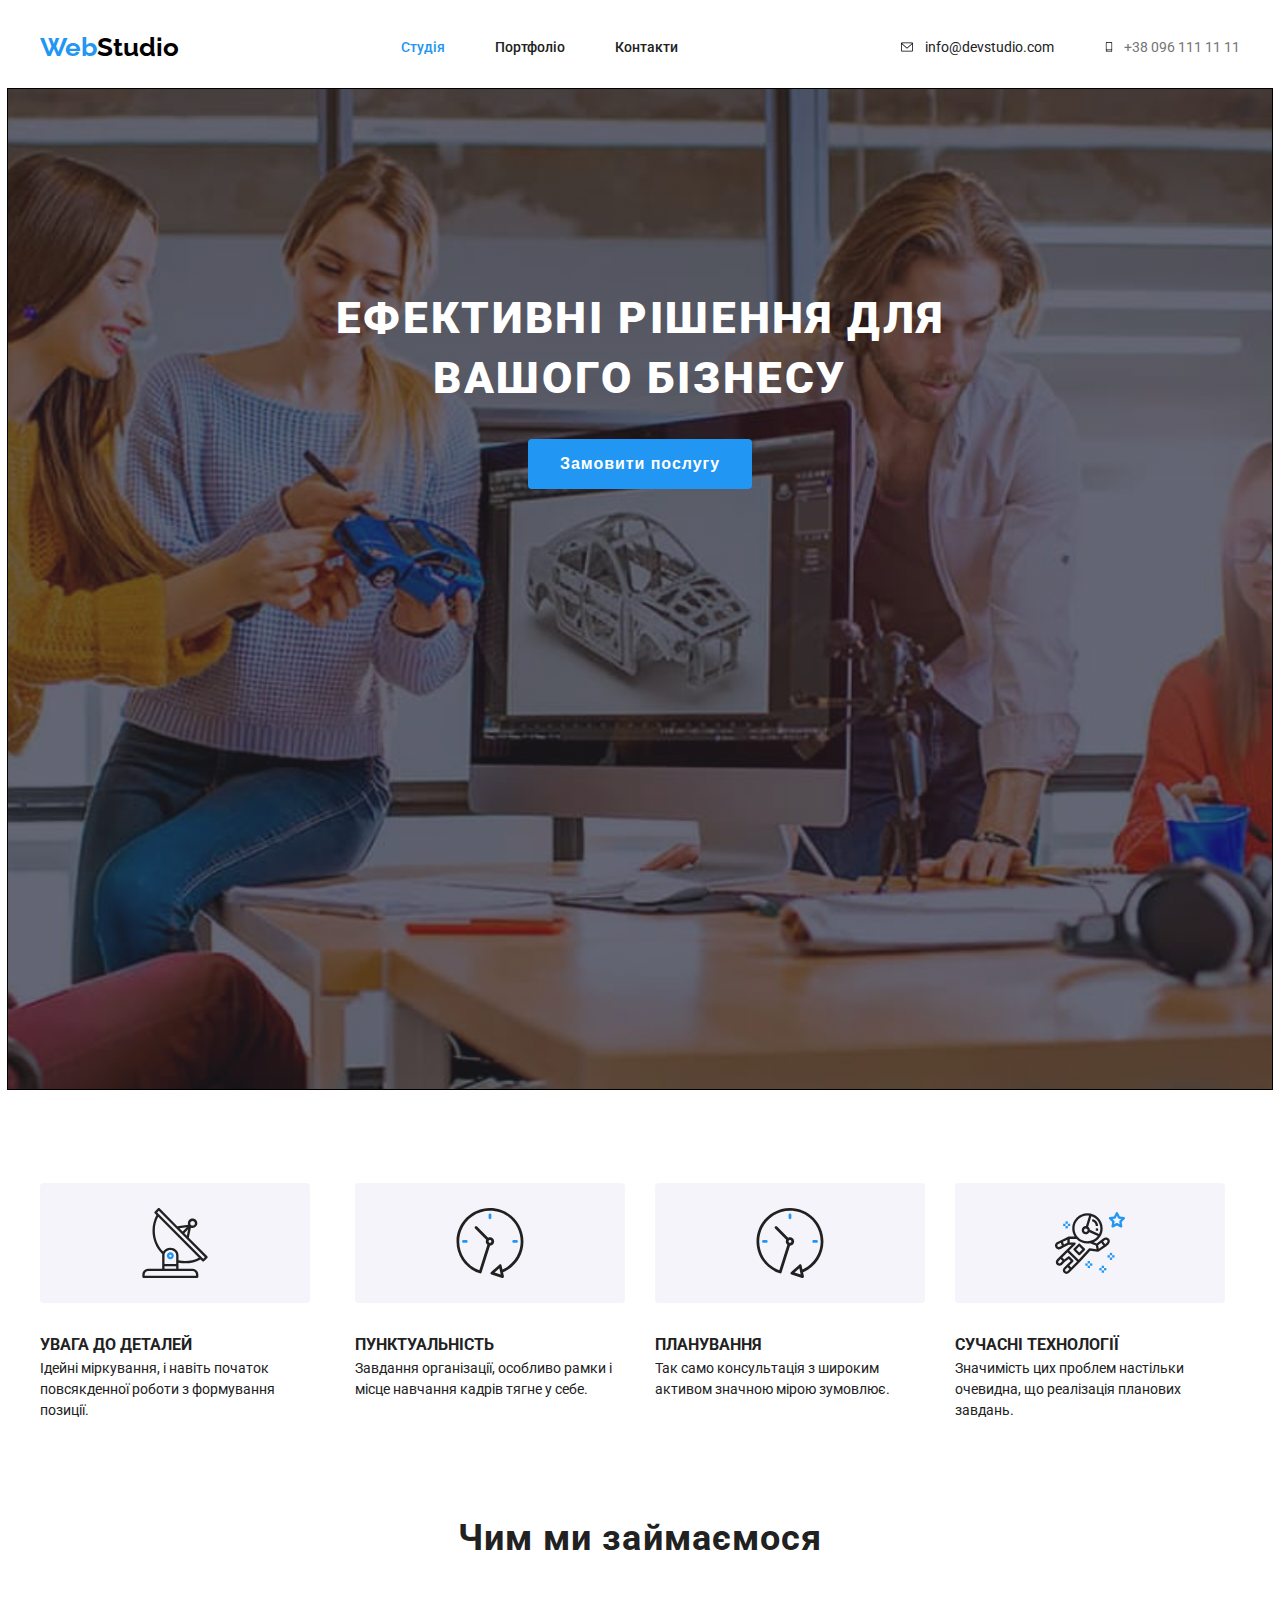
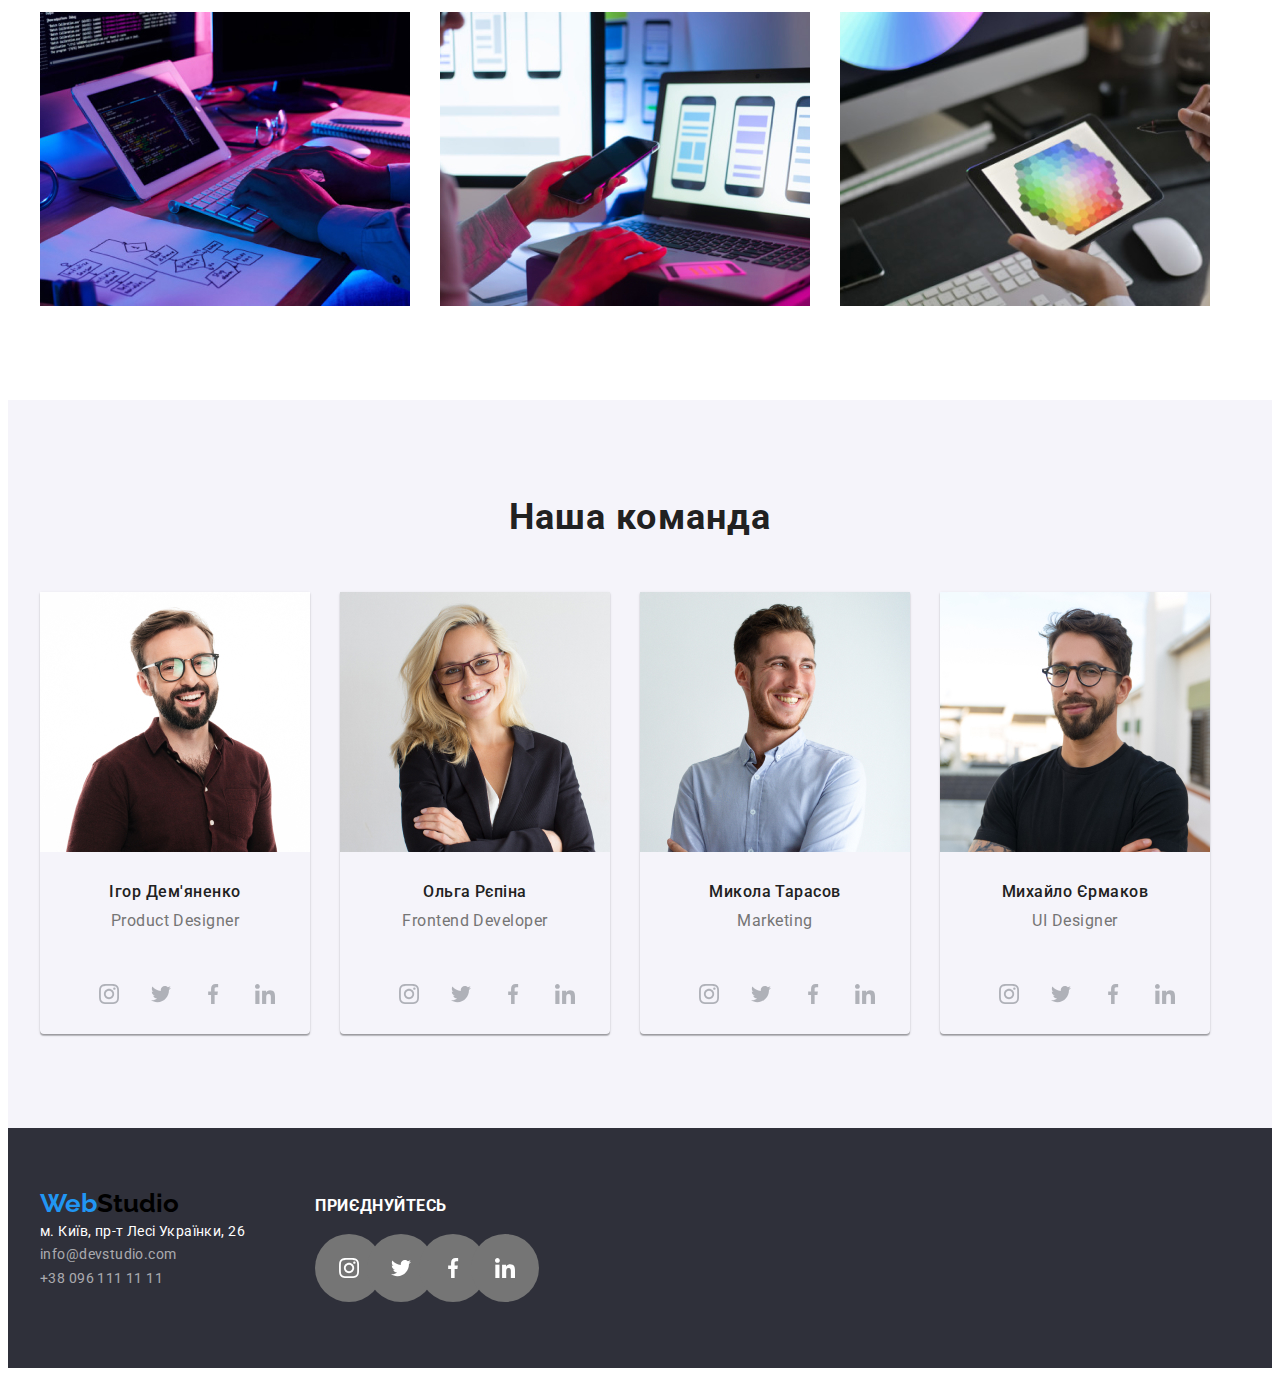
<file: index.html>
<!DOCTYPE html>
<html lang="uk">
  <head>
    <meta charset="UTF-8" />
    <meta http-equiv="X-UA-Compatible" content="IE=edge" />
    <meta name="viewport" content="width=device-width, initial-scale=1.0" />
    <title>Головна</title>
    <link rel="preconnect" href="https://fonts.gstatic.com" crossorigin />
    <link
      href="https://fonts.googleapis.com/css2?family=Raleway:wght@700&family=Roboto:ital,wght@0,400;0,500;0,900;1,700&display=swap"
      rel="stylesheet" />
    <link rel="stylesheet" href="https://cdnjs.cloudflare.com/ajax/libs/modern-normalize/1.1.0/modern-normalize.min.css"
      integrity="sha512-wpPYUAdjBVSE4KJnH1VR1HeZfpl1ub8YT/NKx4PuQ5NmX2tKuGu6U/JRp5y+Y8XG2tV+wKQpNHVUX03MfMFn9Q=="
      crossorigin="anonymous" referrerpolicy="no-referrer" />
    <link rel="stylesheet" href="css/styles.css">
  </head>

    <!--Верхня лінія-->
    <body class="page">
    
    <header class="">
      <div class="container page-header">
        <div>
      <a href="./index.html"><span class="firstpart-logo">Web</span><span class="secondpart-logo">Studio</span></a>
        </div>
      <!--Site-nav-->
      <div>
      <nav>
        <ul class="site-nav list">
          <li><a href="./index.html" class="link current">Студія</a></li>
          <li><a href="./portfolio.html" class="link">Портфоліо</a></li>
          <li><a href="" class="link">Контакти</a></li>
        </ul>
        </nav>
      </div>
      <div>
      <ul class="site-info">
        <li>
          <a href="mailto:info@devstudio.com" class="link-email"><svg class="header-icons" width="16" height="12"><use href="./img/img/symbol-defs.svg#icon-envelope-hover"></use></svg>info@devstudio.com</a>
        </li>
        <li>
          <a href="tel:+380961111111" class="link-phone"><svg class="header-icons" width="10" height="16">
            <use href="./img/img/symbol-defs.svg#icon-smartphone"></use>
          </svg>+38 096 111 11 11</a>
        </li>
      </ul>
      </div>
      </div>
    </header>

    <main>
      <!--Секція 1 -->
      <!--Шапка-->
      
      <section class="hero">
        <!--Ефективні рішення для вашого бізнесу-->
        <h1 class="hero-title">ЕФЕКТИВНІ РІШЕННЯ ДЛЯ ВАШОГО БІЗНЕСУ</h1>
        <button class="hero-button" type="button">Замовити послугу</button>
      </section>
      <!--Секція 2 -->
      <section class="section">
        <div class="container"> 
        <h2 class="visually-hidden">Особливості</h2>
        <ul class="discription">
          <li class="aside icon-antenna" >
          <div class="icons-sub"><svg width="70" height="70">
              <use href="./img/img/symbol-defs.svg#icon-antenna-1"></use>
            </svg></div>
    
            <h3 class="subtitle">УВАГА ДО ДЕТАЛЕЙ</h3>
            <p class="desc">
              Ідейні міркування, і навіть початок повсякденної роботи з
              формування позиції.
            </p>
          </li>
          <li class="aside icon-clock">
          <div class="icons-sub"><svg width="70" height="70">
              <use href="./img/img/symbol-defs.svg#icon-clock-1"></use>
            </svg></div>
            <h3 class="subtitle">ПУНКТУАЛЬНІСТЬ</h3>
            <p class="desc">
              Завдання організації, особливо рамки і місце навчання кадрів тягне
              у себе.
            </p>
          </li>
          <li class="aside icon-diagram">
            <div class="icons-sub"><svg width="70" height="70">
                <use href="./img/img/symbol-defs.svg#icon-clock-1"></use>
              </svg></div>
             <h3 class="subtitle">ПЛАНУВАННЯ</h3>
             <p class="desc">
              Так само консультація з широким активом значною мірою зумовлює.
            </p>
          </li>
          <li class="aside icon-astronaut">
        <div class="icons-sub sub"><svg width="70" height="70">
            <use href="./img/img/symbol-defs.svg#icon-astronaut-1"></use>
          </svg></div>
             <h3 class="subtitle">СУЧАСНІ ТЕХНОЛОГІЇ</h3>
             <p class="desc">
              Значимість цих проблем настільки очевидна, що реалізація планових
              завдань.
            </p>
          </li>
        </ul>
        </div>
      </section>
      <!--Секція 3 -->
      <section class="section job">
        <div class="container">
        <h3 class="profile">Чим ми займаємося</h3>
        <ul class="employment">
          <li class="image-work">
            <img
              src="./img/img/img_1.jpg"
              alt="Чим ми займаємося"
              width="370"
              height="294"
            />
          </li>
          <li class="image-work">
            <img
              src="./img/img/img_2.jpg"
              alt="Чим ми займаємося"
              width="370"
              height="294"
            />
          </li>
          <li class="image-work">
            <img
              src="./img/img/img_3.jpg"
              alt="Чим ми займаємося"
              width="370"
              height="294"
            />
          </li>
        </ul>
        </div>
      </section>
      <!--Секція 4 -->
      <section  class="section bgemployee">

        <div class="container">
        <h3 class="profile">Наша команда</h3>
        <ul class="team-employee">
          <li class="employee-info">
            <img
              src="./img/img/img_4.jpg"
              alt="Наша команда"
              width="270"
              height="260"
            />
            <div class="employee-card">
               <h3 class="employee-name">Ігор Дем'яненко</h3>
               <p class="employee-position">Product Designer</p>
            </div>
            <ul class="employee-soc-list">
            <li class="employee-soc-item"><a href="#" class="employee-soc-link">
                <svg width="20" heigth-="20" class="employee-soc-icons">
                  <use href="./img/img/icons.svg#icon-instagram"></use>
                </svg>
              </a></li>
              
              <li class="employee-soc-item"><a href="#" class="employee-soc-link">
                  <svg width="20" heigth-="20" class="employee-soc-icons">
                    <use href="./img/img/icons.svg#icon-twitter"></use>
                  </svg>
                </a></li>
              <li class="employee-soc-item"><a href="#" class="employee-soc-link">
                  <svg width="20" heigth-="20" class="employee-soc-icons">
                    <use href="./img/img/icons.svg#icon-facebook"></use>
                  </svg>
                </a></li>
              <li class="employee-soc-item"><a href="#" class="employee-soc-link">
                  <svg width="20" heigth-="20" class="employee-soc-icons">
                    <use href="./img/img/icons.svg#icon-linkedin"></use>
                  </svg>
                </a></li>
            </ul>
          </li>
          <li class="employee-info">
            <img
              src="./img/img/img_5.jpg"
              alt="Наша команда"
              width="270"
              height="260"
            />
            <div class="employee-card">
               <h3 class="employee-name">Ольга Рєпіна</h3>
               <p class="employee-position">Frontend Developer</p>
            </div>
            <ul class="employee-soc-list">
              <li class="employee-soc-item"><a href="#" class="employee-soc-link">
                  <svg width="20" heigth-="20" class="employee-soc-icons">
                    <use href="./img/img/icons.svg#icon-instagram"></use>
                  </svg>
                </a></li>
              
              <li class="employee-soc-item"><a href="#" class="employee-soc-link">
                  <svg width="20" heigth-="20" class="employee-soc-icons">
                    <use href="./img/img/icons.svg#icon-twitter"></use>
                  </svg>
                </a></li>
              <li class="employee-soc-item"><a href="#" class="employee-soc-link">
                  <svg width="20" heigth-="20" class="employee-soc-icons">
                    <use href="./img/img/icons.svg#icon-facebook"></use>
                  </svg>
                </a></li>
              <li class="employee-soc-item"><a href="#" class="employee-soc-link">
                  <svg width="20" heigth-="20" class="employee-soc-icons">
                    <use href="./img/img/icons.svg#icon-linkedin"></use>
                  </svg>
                </a></li>
              </ul>
              </li>
          <li class="employee-info">
            <img
              src="./img/img/img_6.jpg"
              alt="Наша команда"
              width="270"
              height="260"
            />
            <div class="employee-card">
               <h3 class="employee-name">Микола Тарасов</h3>
               <p class="employee-position">Marketing</p>
            </div>
            <ul class="employee-soc-list">
              <li class="employee-soc-item"><a href="#" class="employee-soc-link">
                  <svg width="20" heigth-="20" class="employee-soc-icons">
                    <use href="./img/img/icons.svg#icon-instagram"></use>
                  </svg>
                </a></li>
              
              <li class="employee-soc-item"><a href="#" class="employee-soc-link">
                  <svg width="20" heigth-="20" class="employee-soc-icons">
                    <use href="./img/img/icons.svg#icon-twitter"></use>
                  </svg>
                </a></li>
              <li class="employee-soc-item"><a href="#" class="employee-soc-link">
                  <svg width="20" heigth-="20" class="employee-soc-icons">
                    <use href="./img/img/icons.svg#icon-facebook"></use>
                  </svg>
                </a></li>
              <li class="employee-soc-item"><a href="#" class="employee-soc-link">
                  <svg width="20" heigth-="20" class="employee-soc-icons">
                    <use href="./img/img/icons.svg#icon-linkedin"></use>
                  </svg>
                </a></li>
              </ul>
              </li>
          <li class="employee-info">
            <img
              src="./img/img/img_7.jpg"
              alt="Наша команда"
              width="270"
              height="260"
            />
            <div class="employee-card">
               <h3 class="employee-name">Михайло Єрмаков</h3>
               <p class="employee-position">UI Designer</p>
            </div>
            <ul class="employee-soc-list">
              <li class="employee-soc-item"><a href="#" class="employee-soc-link">
                  <svg width="20" heigth-="20" class="employee-soc-icons">
                    <use href="./img/img/icons.svg#icon-instagram"></use>
                  </svg>
                </a></li>
              
              <li class="employee-soc-item"><a href="#" class="employee-soc-link">
                  <svg width="20" heigth-="20" class="employee-soc-icons">
                    <use href="./img/img/icons.svg#icon-twitter"></use>
                  </svg>
                </a></li>
              <li class="employee-soc-item"><a href="#" class="employee-soc-link">
                  <svg width="20" heigth-="20" class="employee-soc-icons">
                    <use href="./img/img/icons.svg#icon-facebook"></use>
                  </svg>
                </a></li>
              <li class="employee-soc-item"><a href="#" class="employee-soc-link">
                  <svg width="20" heigth-="20" class="employee-soc-icons">
                    <use href="./img/img/icons.svg#icon-linkedin"></use>
                  </svg>
                </a></li>
              </ul>
              </li>
            </ul>
          </li>
        </ul>
        </div>
        
      </section>
    </main>
    <footer class="footer">
    <div class="container join-footer">
      <div>
      <a href="./index.html"><span class="firstpart-logo">Web</span><span class="secondpart-logo">Studio</span></a>
      <address class="footer-address-link">
        <ul class="footer-links-list">
          <li class="footer-item">
            <a href="м. Київ, пр-т Лесі Українки, 26" class="footer-links-link">м. Київ, пр-т Лесі Українки, 26</a>
          </li>
    
          <li class="footer-item">
            <a href="mailto:info@devstudio.com" class="footer-link">info@devstudio.com</a>
          </li>
    
          <li class="footer-item">
            <a href="tel:+380961111111" class="footer-link">+38 096 111 11 11</a>
          </li>
        </ul>
      </address>
      </div>
      <div class="join">
        <h3 class="join-title">ПРИЄДНУЙТЕСЬ</h3>
        <ul class="employee-soc-list">
          <li class="employee-soc-item"><a href="#" class="employee-soc-link style">
              <svg width="20" heigth-="20" class="employee-soc-icons">
                <use href="./img/img/icons.svg#icon-instagram"></use>
              </svg>
            </a></li>
        
          <li class="employee-soc-item"><a href="#" class="employee-soc-link style">
              <svg width="20" heigth-="20" class="employee-soc-icons">
                <use href="./img/img/icons.svg#icon-twitter"></use>
              </svg>
            </a></li>
          <li class="employee-soc-item"><a href="#" class="employee-soc-link style">
              <svg width="20" heigth-="20" class="employee-soc-icons">
                <use href="./img/img/icons.svg#icon-facebook"></use>
              </svg>
            </a></li>
          <li class="employee-soc-item"><a href="#" class="employee-soc-link style">
              <svg width="20" heigth-="20" class="employee-soc-icons">
                <use href="./img/img/icons.svg#icon-linkedin"></use>
              </svg>
            </a></li>
        </ul>
      </div>
      </div>
    </footer>
  </body>
</html>
</file>
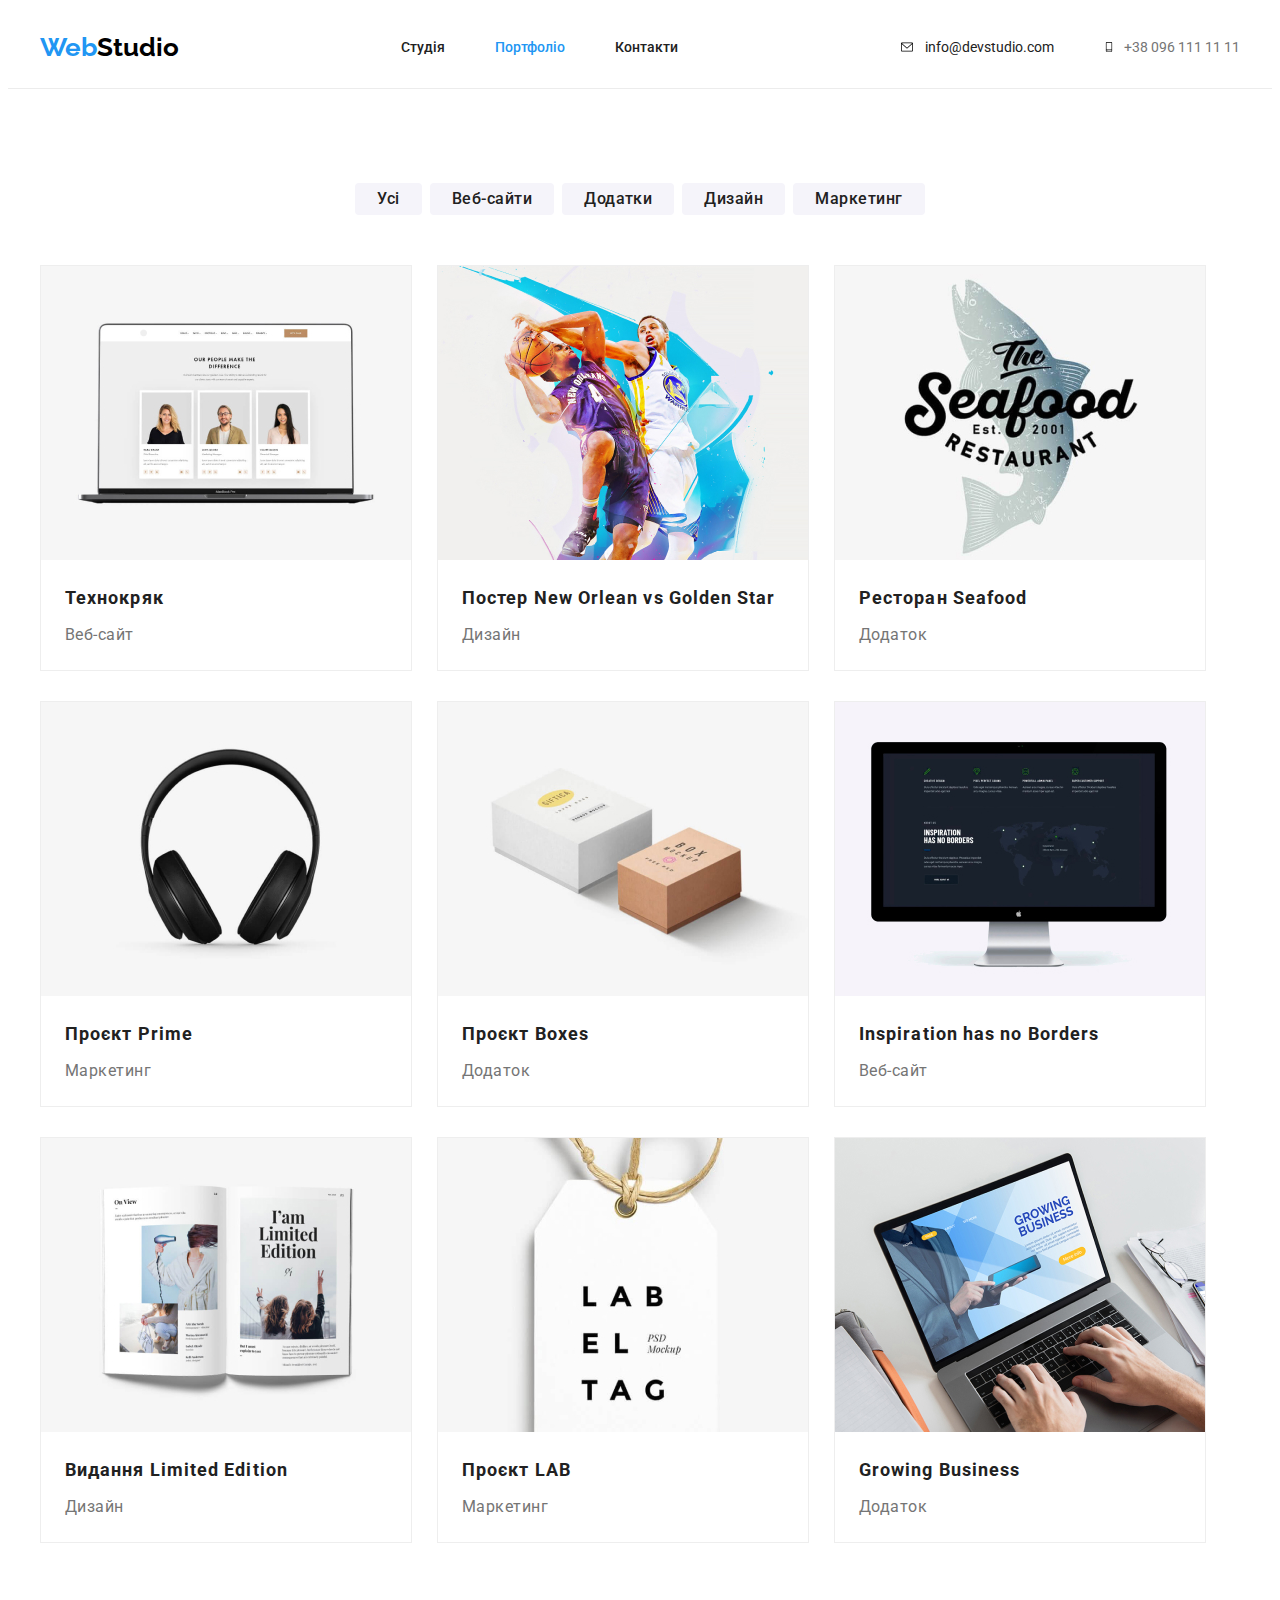
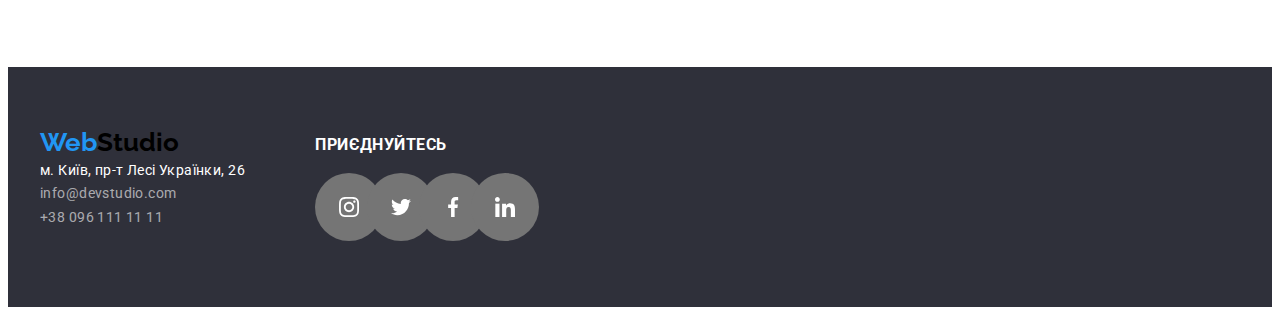
<file: portfolio.html>
<!DOCTYPE html>
<html lang=uk>

<head>
    <meta charset="UTF-8">
    <meta http-equiv="X-UA-Compatible" content="IE=edge">
    <meta name="viewport" content="width=device-width, initial-scale=1.0">
    <title>Головна</title>
    
         <link rel="preconnect" href="https://fonts.gstatic.com" crossorigin />
         <link
        href="https://fonts.googleapis.com/css2?family=Raleway:wght@700&family=Roboto:ital,wght@0,400;0,500;0,900;1,700&display=swap"
        rel="stylesheet" />
        <link rel="stylesheet" href="https://cdnjs.cloudflare.com/ajax/libs/modern-normalize/1.1.0/modern-normalize.min.css"
            integrity="sha512-wpPYUAdjBVSE4KJnH1VR1HeZfpl1ub8YT/NKx4PuQ5NmX2tKuGu6U/JRp5y+Y8XG2tV+wKQpNHVUX03MfMFn9Q=="
            crossorigin="anonymous" referrerpolicy="no-referrer" />
         <link rel="stylesheet" href="css/styles.css">
</head>
    <!--Верхня лінія-->
    <body class="page">
    <header class="">
        <div class="container page-header">
            <div>
                <a href="./index.html"><span class="firstpart-logo">Web</span><span
                        class="secondpart-logo">Studio</span></a>
            </div>
            <!--Site-nav-->
            <div>
                <nav>
                    <ul class="site-nav list">
                        <li><a href="./index.html" class="link">Студія</a></li>
                        <li><a href="./portfolio.html" class="link current">Портфоліо</a></li>
                        <li><a href="" class="link">Контакти</a></li>
                    </ul>
                </nav>
            </div>
            <div>
            <ul class="site-info">
                <li>
                    <a href="mailto:info@devstudio.com" class="link-email"><svg class="header-icons" width="16" height="12">
                            <use href="./img/img/symbol-defs.svg#icon-envelope-hover"></use>
                        </svg>info@devstudio.com</a>
                </li>
                <li>
                    <a href="tel:+380961111111" class="link-phone"><svg class="header-icons" width="10" height="16">
                            <use href="./img/img/symbol-defs.svg#icon-smartphone"></use>
                        </svg>+38 096 111 11 11</a>
                </li>
            </ul>
            </div>
        </div>
    </header>

        <main>
            <!--Секція 1 -->
            <!--Шапка-->
            <section class="section">
            <div class="container">
                <h3 class="visually-hidden">Портфоліо</h3>
                 <ul class="button-list">
                     <li><button class="button">Усі</button></li>
                     <li><button class="button">Веб-сайти</button></li>
                     <li><button class="button">Додатки</button></li>
                     <li><button class="button">Дизайн</button></li>
                     <li><button class="button">Маркетинг</button></li>
                 </ul>

           
            <!--Секція 2 -->
            <h3 class="visually-hidden">Усі</h3>
            

                <ul class="gallery-list">
                    <li class="gallery-item">
                        <a href="">
                             <img src="./img/img_1.jpg" alt="Технокряк" width="370" height="294">
                                 <div class="border-box">
                                     <h3 class="gallery-title">Технокряк</h3>
                                     <p class="gallery-text">Веб-сайт</p>
                                 </div>
                        </a>
                    </li>
                    <li class="gallery-item">
                        <a href="">
                             <img src="./img/img_2.jpg" alt="Постер New Orlean vs Golden Star" width="370" height="294">
                                 <div class="border-box">
                                     <h3 class="gallery-title">Постер New Orlean vs Golden Star</h3>
                                     <p class="gallery-text">Дизайн</p>
                                 </div>
                        </a>
                    </li>
                    <li class="gallery-item">
                        <a href="">
                             <img src="./img/img_3.jpg" alt="Ресторан Seafood" width="370" height="294">
                                 <div class="border-box">
                                     <h3 class="gallery-title">Ресторан Seafood</h3>
                                     <p class="gallery-text">Додаток</p>
                                 </div>
                        </a>
                    </li>
                    <li class="gallery-item">
                        <a href="">
                             <img src="./img/img_4.jpg" alt="Проєкт Prime" width="370" height="294">
                                 <div class="border-box">
                                     <h3 class="gallery-title">Проєкт Prime</h3>
                                     <p class="gallery-text">Маркетинг</p>
                                  </div>
                        </a>
                    </li>
                    <li class="gallery-item">
                        <a href="">
                             <img src="./img/img_5.jpg" alt="Проєкт Boxes" width="370" height="294">
                                 <div class="border-box">
                                     <h3 class="gallery-title">Проєкт Boxes</h3>
                                     <p class="gallery-text">Додаток</p>
                                 </div>
                        </a>
                    </li>
                    <li class="gallery-item">
                        <a href="">
                             <img src="./img/img_6.jpg" alt="Inspiration has no Borders" width="370" height="294">
                                 <div class="border-box">
                                     <h3 class="gallery-title">Inspiration has no Borders</h3>
                                     <p class="gallery-text">Веб-сайт</p>
                                 </div>
                        </a>
                    </li>
                    <li class="gallery-item">
                        <a href="">
                             <img src="./img/img_7.jpg" alt="Видання Limited Edition" width="370" height="294">
                                 <div class="border-box">
                                     <h3 class="gallery-title">Видання Limited Edition</h3>
                                     <p class="gallery-text">Дизайн</p>
                                 </div>
                        </a>
                    </li>
                    <li class="gallery-item">
                        <a href="">
                             <img src="./img/img_8.jpg" alt="Проєкт LAB" width="370" height="294">
                                 <div class="border-box">
                                     <h3 class="gallery-title">Проєкт LAB</h3>
                                     <p class="gallery-text">Маркетинг</p>
                                 </div>
                        </a>
                    </li>
                    <li class="gallery-item">
                        <a href="">
                             <img src="./img/img_9.jpg" alt="Growing Business" width="370" height="294">
                                 <div class="border-box">
                                     <h3 class="gallery-title">Growing Business</h3>
                                     <p class="gallery-text">Додаток</p>
                                 </div>
                        </a>
                    </li>
                </ul>
              </div>
            </section>
        </main>
        <!--Підвал-->
        <footer class="footer">
            <div class="container join-footer">
                <div>
                    <a href="./index.html"><span class="firstpart-logo">Web</span><span
                            class="secondpart-logo">Studio</span></a>
                    <address class="footer-address-link">
                        <ul class="footer-links-list">
                            <li class="footer-item">
                                <a href="м. Київ, пр-т Лесі Українки, 26" class="footer-links-link">м. Київ, пр-т Лесі Українки,
                                    26</a>
                            </li>
        
                            <li class="footer-item">
                                <a href="mailto:info@devstudio.com" class="footer-link">info@devstudio.com</a>
                            </li>
        
                            <li class="footer-item">
                                <a href="tel:+380961111111" class="footer-link">+38 096 111 11 11</a>
                            </li>
                        </ul>
                    </address>
                </div>
                <div class="join">
                    <h3 class="join-title">ПРИЄДНУЙТЕСЬ</h3>
                    <ul class="employee-soc-list">
                        <li class="employee-soc-item"><a href="#" class="employee-soc-link style">
                                <svg width="20" heigth-="20" class="employee-soc-icons">
                                    <use href="./img/img/icons.svg#icon-instagram"></use>
                                </svg>
                            </a></li>
        
                        <li class="employee-soc-item"><a href="#" class="employee-soc-link style">
                                <svg width="20" heigth-="20" class="employee-soc-icons">
                                    <use href="./img/img/icons.svg#icon-twitter"></use>
                                </svg>
                            </a></li>
                        <li class="employee-soc-item"><a href="#" class="employee-soc-link style">
                                <svg width="20" heigth-="20" class="employee-soc-icons">
                                    <use href="./img/img/icons.svg#icon-facebook"></use>
                                </svg>
                            </a></li>
                        <li class="employee-soc-item"><a href="#" class="employee-soc-link style">
                                <svg width="20" heigth-="20" class="employee-soc-icons">
                                    <use href="./img/img/icons.svg#icon-linkedin"></use>
                                </svg>
                            </a></li>
                    </ul>
                </div>
            </div>
        </footer>
</body>

</html>
</file>
<file: css/styles.css>
:root {
--primary-text-color: #212121;
--title-text-color: #757575;
--accent-color: #2196F3;
--primary-white-color: #FFFFFF;
--title-fon-color: #F5F5F5;
--button-color: #F5F4FA;
}

p, h1, h2, h3 { 
      margin: 0px;
}

ul, ol {
      margin: 0px;
      padding-left: 0px;
}
img{
      display: block;
}
button {
      cursor: pointer;
      padding: 6px 22px;
      border-radius: 4px;

}
header{
      border-bottom: 1px solid #ececec;
}
body {
      font-family: Roboto, sans-serif;
      background-color: var(--primary-white-color);
      color: #212121;
      font-size: 14px;
      line-height: 1.5;
}

.container {
      width: 1200px;
      padding: 0px 15px;
      margin-left: auto;
      margin-right: auto;
}
.visually-hidden {
      position: absolute;
      width: 1px;
      height: 1px;
      margin: -1px;
      border: 0;
      padding: 0;
      white-space: nowrap;
      clip-path: inset(100%);
      clip: rect(0 0 0 0);
      overflow: hidden;
}
a{
      text-decoration: none ;
}
ul{
      list-style: none;
}
.button-list{
      display: flex;
      align-items: center;
      justify-content: center;
      margin-bottom: 50px;
}
.button-list li:not(:last-child){
      margin-right: 8px;
}
.page {

}

.page-header {
      display: flex;
      align-items: center;
      justify-content: space-between;
      padding-top: 24px;
      padding-bottom: 25px;

}
.page .firstpart-logo {
      font-family: 'Raleway';
      font-weight: 700;
      font-size: 26px;
      line-height: 1.19;
      color: var(--accent-color);
}
.page .secondpart-logo {
      font-family: 'Raleway';
      font-weight: 700;
      font-size: 26px;
      line-height: 1.19;
      color: #000000;
}
/* Site-nav */
.site-nav .link {
      font-family: inherit;
      font-weight: 500;
      font-size: 14px;
      line-height: 1.14;
      color: #212121

}
.site-nav .link:hover,
.site-nav .link:focus {
      color: #2196F3;
}
.site-nav .link.current{
      color: var(--accent-color);
}
.site-nav{
      display: flex;
}
.site-nav li:not(:last-child){
      margin-right: 50px;
}

.studio {
      color: #212121;
}
.studio:hover, 
.studio:focus{
      color: #2196F3;
}
/* Портфоліо */

/* Контакти */
.site-info {
      margin-left: auto;
      display: flex;
}
.site-info li:not(:last-child){
      margin-right: 50px;

}
.header-icons{
      margin-right: 10px;
}
.link-email {
      color: #212121;
      display: flex;
      align-items: center;
}
.link-email:hover,
.link-email:focus{
      color: #2196F3;
}

.link-phone {
      color: #757575;
      display: flex;
      align-items: center;
}
.site-info .link-email:hover,
.site-info .link-email:focus,
.site-info .link-phone:hover,
.site-info .link-phone:focus{
      fill: #2196F3;
      color: #2196F3;
}
.section {
      
      padding-top: 94px;
      padding-bottom: 94px;
}
.job{
      padding-top: 0;
}
/* Секція 1 */
.hero{
      background-color: #2F303A;
      padding-top: 200px;
      padding-bottom: 200px;
      max-width: 1600px;
      margin-left: auto;
      margin-right: auto;
      height: 600px;
      background-position: center;
      background-repeat: no-repeat;
      background-size: cover;
      outline: 1px solid black;
      background-image:linear-gradient(rgba(47, 48, 58, 0.4),rgba(47, 48, 58, 0.4)), url(../img/img/new_photo.jpg);
      left: 0px;
      top: 80px;
}

.hero-title{
      width: 696px;
      margin-left: auto;
      margin-right: auto;
      color: var(--primary-white-color);
      font-style: normal;
      font-weight: 900;
      font-size: 44px;
      line-height: 1.36;
      margin-bottom: 30px;
      text-align: center;
      letter-spacing: 0.06em;
      text-transform: uppercase;
      color: #FFFFFF;
          
}

.hero-button{
      font-style: normal;
      font-weight: 700;
      font-size: 16px;
      line-height: 1.88;
      display: flex;
      align-items: center;
      text-align: center;
      letter-spacing: 0.06em;
      color: var(--primary-white-color);
      background-color: var(--accent-color);
      border: transparent;
      padding: 10px 32px;
      margin-left: auto;
      margin-right: auto;
      border-radius: 4px;
}

/* Шапка */

/* Bg */

/* Ефективні рішення для вашого бізнесу */
/* Button */
.button{ 
      font-family: inherit;
      color: var(--primary-text-color) ;
      background-color: var(--button-color) ;
      font-style: normal;
      font-weight: 500;
      font-size: 16px;
      line-height: 1.25;
      text-align: center;
      letter-spacing: 0.03em;
      color: #212121;
      border: transparent;
}

.button:hover,
.button:focus{
      color: var(--primary-white-color);
      background-color: var(--accent-color);
}

.gallery{
       width: 1200px;
       padding-left: 15px;
       padding-right: 15px;
       margin-left: auto;
       margin-right: auto;

}

.gallery-list{
       display: flex;
       flex-wrap: wrap;


}
.gallery-list li{
       margin-right: 25px;
       border: 1px solid #eeeeee;
       margin-bottom: 30px;
     
}


.gallery-list li:nth-child(3n){
       margin-right: 0;

}
.gallery-item:nth-child(3n) {
       margin-right: 0px;
}
.gallery-item:hover,
.gallery-item:focus{
      border: 1px solid #EEEEEE;
      box-shadow: 0px 1px 1px rgba(0, 0, 0, 0.12), 0px 4px 4px rgba(0, 0, 0, 0.06), 1px 4px 6px rgba(0, 0, 0, 0.16);

}
.border-box{
       margin-right: 30px;

}

.gallery-title{

      font-style: normal;
      font-weight: 700;
      font-size: 18px;
      line-height: 2;
      letter-spacing: 0.06em;
      color: var(--primary-text-color);
      margin-top: 20px;
      margin-bottom: 4px;
      margin-left: 24px;

}

.gallery-text{
      font-style: normal;
      font-weight: 400;
      font-size: 16px;
      line-height: 1.88;
      letter-spacing: 0.03em;
      color: var(--title-text-color);
      margin-left: 24px;
      margin-bottom: 20px;
}

.profile{
      font-style: normal;
      font-weight: 700;
      font-size: 36px;
      line-height: 1.33;
      text-align: center;
      letter-spacing: 0.03em;
      color: var(--primary-text-color);
      margin-bottom: 50px;
}
.employment li:not(:last-child){
       margin-right: 30px;
}

.employment{
       display: flex;
}
/* Замовити послугу */


/* Секція 2 */
.section-service{

}
.discription{
       display: flex;

}
.discription li:not(:last-child){
      margin-right: 30px;

}

/* Особливості */
.subtitle{

}
/* УВАГА ДО ДЕТАЛЕЙ */
.desc{

}
.icons-main{
       display: flex;
}
.icons-sub{
       display: flex;
       align-items: center;
       justify-content: center;
       width: 270px;
       height: 120px;
       background-color: #F5F4FA;
       border-radius: 4px;
       /* margin-right: 30px; */
       margin-bottom: 30px;
}
.sub{
      margin-right: 0;
}
/* Ідейні міркування, і навіть початок повсякденної роботи з формування позиції. */

/* ПУНКТУАЛЬНІСТЬ */
/* Завдання організації, особливо рамки і місце навчання кадрів тягне у себе. */

/* ПЛАНУВАННЯ */
/* Так само консультація з широким активом значною мірою зумовлює. */

/* СУЧАСНІ ТЕХНОЛОГІЇ */
/* Значимість цих проблем настільки очевидна, що реалізація планових завдань. */



/* Секція 3 */
/* Чим ми займаємося */
.section-work {
       padding-top: 0px;
       padding-bottom: 94px;
     }

     .employment{

     }

     .image-work{

     }
/* box 1 */

/* box 2 */

/* box 3 */


/* Секція 4 */ /* Section bg */
/* Наша команда */
.section-team {
       background-color:  #F5F4FA; 
}
/* team */
.team-employee {
       display: flex;

}
.team-employee li:not(:last-child){
      /* margin-right: 30px; */
}

.employee-info{
       box-shadow: 0px 1px 3px rgba(0, 0, 0, 0.12), 0px 1px 1px rgba(0, 0, 0, 0.14), 0px 2px 1px rgba(0, 0, 0, 0.2);
       border-radius: 0px 0px 4px 4px;
      

}

.employee-card{

}

.employee-name{
      text-align: center;
      margin-top: 30px;
      margin-bottom: 10px;
      font-style: normal;
      font-weight: 500;
      font-size: 16px;
      line-height: 1.19;
      text-align: center;
      letter-spacing: 0.03em;
      color: #212121;

}
/* Product Designer */
.employee-position{
      text-align: center;
      font-style: normal;
      font-weight: 400;
      font-size: 16px;
      line-height: 1.19;
      margin-bottom: 30px;
      text-align: center;
      letter-spacing: 0.03em;
      color: #757575;

}
.bgemployee{
      background-color: #F5F4FA;
}

.employee-soc-list{
     display: flex;
     justify-content: center;
     align-items: center;
     margin-bottom: 30px;
     
}
.employee-soc-list li {
      margin-right: 8px;
}
.employee-soc-list li:nth-child(4) {
      margin-right: 0;
}
.employee-soc-item{
     width: 44px;
     height: 44px;

}
.employee-soc-item :not(:last-child){
     margin-right: 10px;
}
.style{
      background-color: #757575;
      fill: #FFFFFF;

}

.employee-soc-link {
     width: 100%;
     height: 100%;
     display: flex;
     border-radius: 50%;
     justify-content: center;
     align-items: center;


}
.employee-soc-item .employee-soc-link {
      width: 44px;
      height: 44px;
      padding: 12px;
      border-radius: 50%;
      fill: #AFB1B8;
}
.employee-soc-item .style {
      width: 44px;
      height: 44px;
      padding: 12px;
      border-radius: 50%;
      fill: #FFFFFF;
}
.employee-soc-list .employee-soc-link:hover,
.employee-soc-list .employee-soc-link:focus {
      fill: #FFFFFF;
      background-color: #2196F3;
      border-radius: 50%;
}
.team-employee .employee-info {
      margin-right: 30px;
}

.team-employee .employee-info:nth-child(4) {
      margin-right: 0;
}

/* Підвал */ /* Footer bg */
.footer{
      background-color: #2F303A;
      padding-top: 60px;
      padding-bottom: 60px;
}
.footer-address-link{

}
.footer-links-list{

}
/* WebStudio */

.footer-item{
      margin-top: px;
      margin-right: px;
      margin-bottom: px;
      margin-left: em;
      padding-right: px;
      padding-bottom: px;
      padding-left: em;
}

/* м. Київ, пр-т Лесі Українки, 26 */
.footer-links-link {
      font-family: 'Roboto';
      font-style: normal;
      font-weight: 400;
      font-size: 14px;
      line-height: 24px;
      letter-spacing: 0.03em;
      color: #FFFFFF;
}

/* info@devstudio.com */

/* +38 096 111 11 11 */
.footer-link {
      font-family: 'Roboto';
      font-style: normal;
      font-weight: 400;
      font-size: 14px;
      line-height: 1.71;
      letter-spacing: 0.03em;
      color: rgba(255, 255, 255, 0.6);
}
.join{
      margin-left: 70px;
      margin-top: 10px;
}
.join-footer{
      display: flex;
}
.join-title{
       font-style: normal;
       font-weight: 700;
       font-size: 1.14;
       line-height: 16px;
       letter-spacing: 0.03em;
       text-transform: uppercase;
       color: #FFFFFF;
       margin-bottom: 20px;


}
.footer-soc-list{
       display: flex;
       align-items: center;
}
.footer-soc-item:not(:last-child) {
      margin-right: 10px;

}
.footer-soc-item{
      width: 44px;
      height: 44px;

}
.footer-soc-link{
      width: 100%;
      height: 100%;
      display: flex;
      border-radius: 50%;
      justify-content: center;
      align-items: center;



}
.footer-soc-icons{

}
</file>
